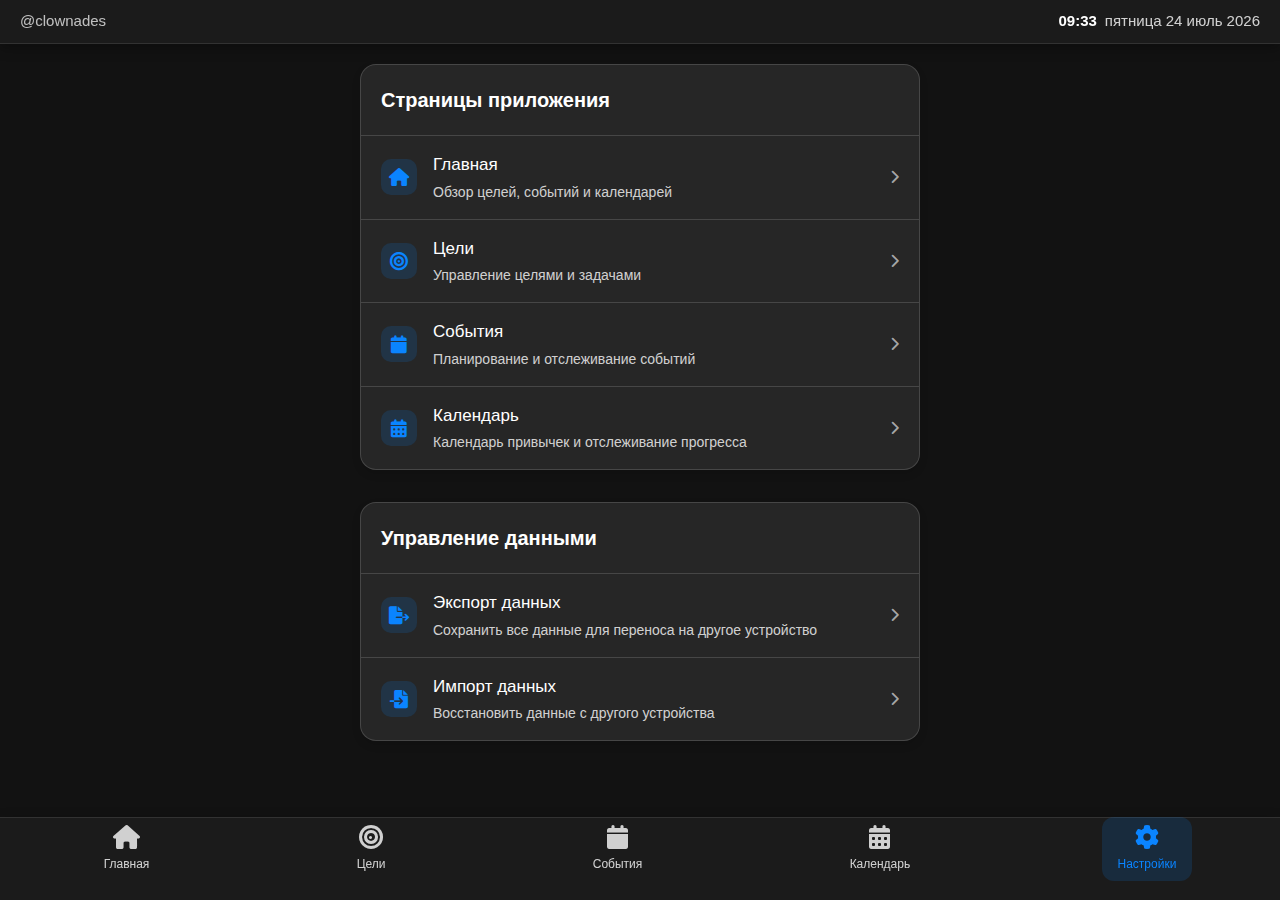
<file: pages/settings.html>
<!DOCTYPE html>
<html lang="ru">
<head>
    <meta charset="UTF-8">
    <meta name="viewport" content="width=device-width, initial-scale=1.0">
    <title>TrackerPro - Настройки</title>
    <link rel="stylesheet" href="../styles/main.css">
    <link rel="stylesheet" href="../styles/settings.css">
    <link rel="stylesheet" href="../styles/statusbarpro.css">
    <link rel="stylesheet" href="https://cdnjs.cloudflare.com/ajax/libs/font-awesome/6.0.0/css/all.min.css">
</head>
<body>
    <div class="status-bar-pro">
        <a href="https://t.me/clownades" class="brand-link">@clownades</a>
        <div class="datetime-pro">
            <span class="time"></span>
            <span class="date"></span>
        </div>
    </div>

    <div class="settings-container">
        <div class="settings-group">
            <h2 class="settings-group-title">Страницы приложения</h2>
            <div class="settings-list">
                <a href="../index.html" class="settings-item">
                    <div class="settings-item-icon">
                        <i class="fas fa-home"></i>
                    </div>
                    <div class="settings-item-content">
                        <div class="settings-item-title">Главная</div>
                        <div class="settings-item-description">Обзор целей, событий и календарей</div>
                    </div>
                    <div class="settings-item-arrow">
                        <i class="fas fa-chevron-right"></i>
                    </div>
                </a>
                <a href="goals.html" class="settings-item">
                    <div class="settings-item-icon">
                        <i class="fas fa-bullseye"></i>
                    </div>
                    <div class="settings-item-content">
                        <div class="settings-item-title">Цели</div>
                        <div class="settings-item-description">Управление целями и задачами</div>
                    </div>
                    <div class="settings-item-arrow">
                        <i class="fas fa-chevron-right"></i>
                    </div>
                </a>
                <a href="events.html" class="settings-item">
                    <div class="settings-item-icon">
                        <i class="fas fa-calendar"></i>
                    </div>
                    <div class="settings-item-content">
                        <div class="settings-item-title">События</div>
                        <div class="settings-item-description">Планирование и отслеживание событий</div>
                    </div>
                    <div class="settings-item-arrow">
                        <i class="fas fa-chevron-right"></i>
                    </div>
                </a>
                <a href="calendarius.html" class="settings-item">
                    <div class="settings-item-icon">
                        <i class="fas fa-calendar-alt"></i>
                    </div>
                    <div class="settings-item-content">
                        <div class="settings-item-title">Календарь</div>
                        <div class="settings-item-description">Календарь привычек и отслеживание прогресса</div>
                    </div>
                    <div class="settings-item-arrow">
                        <i class="fas fa-chevron-right"></i>
                    </div>
                </a>
            </div>
        </div>
        <div class="settings-group">
            <h2 class="settings-group-title">Управление данными</h2>
            <div class="settings-list">
                <div class="settings-item" id="exportButton">
                    <div class="settings-item-icon">
                        <i class="fas fa-file-export"></i>
                    </div>
                    <div class="settings-item-content">
                        <div class="settings-item-title">Экспорт данных</div>
                        <div class="settings-item-description">Сохранить все данные для переноса на другое устройство</div>
                    </div>
                    <div class="settings-item-arrow">
                        <i class="fas fa-chevron-right"></i>
                    </div>
                </div>
                <div class="settings-item" id="importButton">
                    <div class="settings-item-icon">
                        <i class="fas fa-file-import"></i>
                    </div>
                    <div class="settings-item-content">
                        <div class="settings-item-title">Импорт данных</div>
                        <div class="settings-item-description">Восстановить данные с другого устройства</div>
                    </div>
                    <div class="settings-item-arrow">
                        <i class="fas fa-chevron-right"></i>
                    </div>
                </div>
            </div>
        </div>
    </div>

    <!-- Модальное окно для экспорта -->
    <div class="modal" id="exportModal">
        <div class="modal-content">
            <h2>Экспорт данных</h2>
            <p class="modal-description">Скопируйте этот текст и сохраните его в надежном месте:</p>
            <div class="export-container">
                <textarea id="exportData" readonly></textarea>
                <button class="copy-button" id="copyExportData">
                    <i class="fas fa-copy"></i> Копировать
                </button>
            </div>
            <div class="modal-buttons">
                <button class="cancel-button" id="closeExportModal">Закрыть</button>
            </div>
        </div>
    </div>

    <!-- Модальное окно для импорта -->
    <div class="modal" id="importModal">
        <div class="modal-content">
            <h2>Импорт данных</h2>
            <p class="modal-description">Вставьте сохраненный ранее текст:</p>
            <div class="import-container">
                <textarea id="importData" placeholder="Вставьте данные здесь"></textarea>
            </div>
            <div class="modal-buttons">
                <button class="cancel-button" id="closeImportModal">Отмена</button>
                <button class="save-button" id="confirmImport">Импортировать</button>
            </div>
        </div>
    </div>

    <nav class="nav-bar">
        <a href="../index.html" class="nav-item">
            <i class="fas fa-home"></i>
            <span>Главная</span>
        </a>
        <a href="goals.html" class="nav-item">
            <i class="fas fa-bullseye"></i>
            <span>Цели</span>
        </a>
        <a href="events.html" class="nav-item">
            <i class="fas fa-calendar"></i>
            <span>События</span>
        </a>
        <a href="calendarius.html" class="nav-item">
            <i class="fas fa-calendar-alt"></i>
            <span>Календарь</span>
        </a>
        <a href="settings.html" class="nav-item active">
            <i class="fas fa-cog"></i>
            <span>Настройки</span>
        </a>
    </nav>

    <script src="../js/common.js"></script>
    <script src="../js/Settings.js"></script>
</body>
</html>
</file>
<file: styles/main.css>
* {
    margin: 0;
    padding: 0;
    box-sizing: border-box;
    -webkit-tap-highlight-color: transparent;
}

:root {
    /* Base variables */
    --status-bar-height: 44px;
    --nav-bar-height: 83px;
    
    /* Common shadows */
    --shadow-sm: 0 2px 4px rgba(0, 0, 0, 0.08);
    --shadow-md: 0 4px 8px rgba(0, 0, 0, 0.12);
    --shadow-lg: 0 8px 16px rgba(0, 0, 0, 0.16);
    --shadow-xl: 0 12px 24px rgba(0, 0, 0, 0.2);
    
    /* Common transitions */
    --transition-fast: 0.2s ease;
    --transition-normal: 0.3s ease;
    --transition-slow: 0.4s ease;

    /* Основные цвета */
    --background-primary: #121212;
    --background-secondary: #1E1E1E;
    --background-tertiary: #2D2D2D;
    --card-background: #262626;
    
    /* Текст */
    --text-primary: #FFFFFF;
    --text-secondary: rgba(255, 255, 255, 0.8);
    --text-tertiary: rgba(255, 255, 255, 0.6);
    
    /* Акценты */
    --accent-color: #0A84FF;
    --accent-color-light: rgba(10, 132, 255, 0.15);
    --accent-color-dark: #0066CC;
    
    /* Статусы */
    --success-color: #32D74B;
    --warning-color: #FF9F0A;
    --error-color: #FF453A;
    
    /* Интерактивные состояния */
    --hover-color: rgba(255, 255, 255, 0.08);
    --active-color: rgba(255, 255, 255, 0.12);
    --border-color: rgba(255, 255, 255, 0.15);
    
    /* Тени */
    --shadow-color: rgba(0, 0, 0, 0.5);
    --card-shadow: 0 4px 12px rgba(0, 0, 0, 0.3);
    --modal-shadow: 0 12px 28px rgba(0, 0, 0, 0.4);
    
    /* Специальные эффекты */
    --glass-background: rgba(30, 30, 30, 0.8);
    --glass-border: rgba(255, 255, 255, 0.1);
    --glass-shadow: 0 4px 12px rgba(0, 0, 0, 0.3);
    
    /* Статус бар и навигация */
    --status-bar-bg: rgba(18, 18, 18, 0.85);
    --nav-bar-bg: rgba(18, 18, 18, 0.85);

    /* iOS specific */
    --ios-blue: #0A84FF;
    --ios-gray: #98989D;
    --ios-background: #000000;
    --text-color: #FFFFFF;
}

body {
    font-family: -apple-system, BlinkMacSystemFont, 'Segoe UI', Roboto, Helvetica, Arial, sans-serif;
    background-color: var(--background-primary);
    color: var(--text-primary);
    min-height: 100vh;
    line-height: 1.5;
    transition: background-color var(--transition-normal), color var(--transition-normal);
}

#app {
    display: flex;
    flex-direction: column;
    min-height: 100vh;
}

/* Нижняя навигация */
.nav-bar {
    position: fixed;
    bottom: 0;
    left: 0;
    right: 0;
    height: var(--nav-bar-height);
    background: var(--glass-background);
    backdrop-filter: blur(12px);
    -webkit-backdrop-filter: blur(12px);
    z-index: 1000;
    display: flex;
    justify-content: space-around;
    align-items: center;
    border-top: 1px solid var(--glass-border);
    padding-bottom: 20px;
    box-shadow: var(--glass-shadow);
}

.nav-item {
    display: flex;
    flex-direction: column;
    align-items: center;
    text-decoration: none;
    color: var(--text-secondary);
    gap: 4px;
    padding: 8px 16px;
    border-radius: 12px;
    transition: all var(--transition-fast);
}

.nav-item.active {
    color: var(--accent-color);
    background: var(--accent-color-light);
}

.nav-item:active {
    transform: scale(0.95);
    background: var(--active-color);
}

.nav-item i {
    font-size: 24px;
    margin-bottom: 2px;
}

.nav-item span {
    font-size: 12px;
}

/* Основной контент */
#main-content {
    flex: 1;
    padding: calc(var(--status-bar-height) + 20px) 20px calc(var(--nav-bar-height) + 20px) 20px;
    overflow-y: auto;
}

/* Экран приветствия */
.welcome-screen {
    max-width: 1200px;
    margin: 0 auto;
}

.welcome-screen h1 {
    font-size: 32px;
    margin-bottom: 40px;
    text-align: center;
}

/* Карточки статистики */
.quick-stats {
    display: grid;
    grid-template-columns: repeat(auto-fit, minmax(250px, 1fr));
    gap: 20px;
    margin-top: 40px;
}

.stat-card {
    background: var(--card-background);
    padding: 24px;
    border-radius: 16px;
    text-align: center;
    transition: transform 0.2s ease;
}

.stat-card:hover {
    transform: translateY(-5px);
}

.stat-card i {
    font-size: 32px;
    color: var(--accent-color);
    margin-bottom: 16px;
}

.stat-card h3 {
    color: var(--text-secondary);
    font-size: 16px;
    margin-bottom: 8px;
}

.stat-number {
    font-size: 28px;
    font-weight: 600;
}

/* Адаптивный дизайн */
@media (max-width: 1200px) {
    :root {
        --side-panel-width: 200px;
    }
}

@media (max-width: 768px) {
    #app {
        grid-template-columns: 1fr;
    }
    
    .side-panel {
        display: none;
    }
    
    #main-content {
        margin: 0;
        padding: 20px;
    }
}

/* Page Transitions */
.page {
    position: absolute;
    width: 100%;
    height: 100%;
    transition: transform 0.3s ease-out;
    padding: 0 16px;
}

.page-enter {
    transform: translateX(100%);
}

.page-enter-active {
    transform: translateX(0);
}

.page-exit {
    transform: translateX(0);
}

.page-exit-active {
    transform: translateX(-100%);
}

/* iOS-style button */
.ios-button {
    background: var(--ios-blue);
    color: var(--text-color);
    border: none;
    border-radius: 8px;
    padding: 12px 20px;
    font-size: 16px;
    font-weight: 500;
    cursor: pointer;
    transition: opacity 0.2s ease;
}

.ios-button:active {
    opacity: 0.7;
}

/* Унифицированные стили для кнопок */
.button,
.edit-button,
.add-button,
.save-button,
.cancel-button,
.start-button,
.delete-button,
.calendar-delete-btn,
.event-delete-btn,
.goal-delete-btn,
.todo-delete-btn {
    border: none;
    border-radius: 12px;
    padding: 12px 20px;
    font-size: 16px;
    font-weight: 500;
    cursor: pointer;
    transition: all var(--transition-fast);
    background: none;
    display: flex;
    align-items: center;
    justify-content: center;
    gap: 8px;
}

/* Основные действия (сохранить, создать, начать) */
.save-button,
.start-button {
    background: var(--accent-color);
    color: white;
    padding: 14px 24px;
}

.save-button:active,
.start-button:active {
    background: var(--accent-color-dark);
    transform: scale(0.98);
}

/* Отмена и второстепенные действия */
.cancel-button {
    background: var(--background-primary);
    color: var(--text-primary);
    border: 1px solid var(--border-color);
}

.cancel-button:active {
    background: var(--background-tertiary);
    transform: scale(0.98);
}

/* Кнопки в шапке (изменить, добавить) */
.edit-button,
.add-button {
    color: var(--accent-color);
    padding: 8px 16px;
}

.edit-button {
    font-size: 17px;
}

.add-button {
    font-size: 24px;
    width: 44px;
    height: 44px;
    padding: 0;
}

.edit-button:active,
.add-button:active {
    opacity: 0.7;
    transform: scale(0.95);
}

/* Кнопки удаления */
.delete-button,
.calendar-delete-btn,
.event-delete-btn,
.goal-delete-btn,
.todo-delete-btn {
    color: var(--error-color);
    padding: 8px;
    opacity: 0.8;
}

.delete-button:active,
.calendar-delete-btn:active,
.event-delete-btn:active,
.goal-delete-btn:active,
.todo-delete-btn:active {
    opacity: 1;
    transform: scale(0.95);
}

/* Иконки в кнопках */
.button i,
.edit-button i,
.add-button i,
.save-button i,
.cancel-button i,
.start-button i,
.delete-button i,
.calendar-delete-btn i,
.event-delete-btn i,
.goal-delete-btn i,
.todo-delete-btn i {
    font-size: 1.1em;
}

/* Отключенное состояние */
.button:disabled,
.edit-button:disabled,
.add-button:disabled,
.save-button:disabled,
.cancel-button:disabled,
.start-button:disabled {
    opacity: 0.5;
    cursor: not-allowed;
}

/* Модальные окна */
.modal {
    position: fixed;
    top: 0;
    left: 0;
    right: 0;
    bottom: 0;
    background: rgba(0, 0, 0, 0.5);
    backdrop-filter: blur(8px);
    -webkit-backdrop-filter: blur(8px);
    display: none;
    align-items: center;
    justify-content: center;
    z-index: 2000;
}

.modal.active {
    display: flex;
}

.modal-content {
    background: var(--background-secondary);
    border-radius: 20px;
    padding: 24px;
    width: 90%;
    max-width: 400px;
    box-shadow: var(--modal-shadow);
    border: 1px solid var(--border-color);
}

.modal-content h2 {
    font-size: 20px;
    margin-bottom: 24px;
    text-align: center;
    color: var(--text-primary);
}

.modal-buttons {
    display: flex;
    gap: 12px;
    margin-top: 24px;
}

.modal-buttons button {
    flex: 1;
}

/* Поля ввода */
input[type="text"],
input[type="number"],
input[type="datetime-local"],
select,
textarea {
    width: 100%;
    background: var(--background-primary);
    border: 1px solid var(--border-color);
    border-radius: 12px;
    padding: 12px 16px;
    font-size: 16px;
    color: var(--text-primary);
    transition: border-color var(--transition-fast);
}

input[type="text"]:focus,
input[type="number"]:focus,
input[type="datetime-local"]:focus,
select:focus,
textarea:focus {
    outline: none;
    border-color: var(--accent-color);
}

/* Form groups */
.form-group {
    margin-bottom: 20px;
}

.form-group label {
    display: block;
    margin-bottom: 8px;
    color: var(--text-secondary);
    font-size: 14px;
}

/* Унифицированные стили для карточек */
.card {
    background: var(--card-background);
    border-radius: 16px;
    padding: 20px;
    margin-bottom: 16px;
    box-shadow: var(--card-shadow);
    transition: transform var(--transition-fast), box-shadow var(--transition-fast);
    border: 1px solid var(--border-color);
}

.card:active {
    transform: scale(0.98);
    box-shadow: var(--shadow-sm);
}

/* Пустые состояния */
.empty-state {
    display: flex;
    flex-direction: column;
    align-items: center;
    justify-content: center;
    padding: 40px 20px;
    background: var(--background-secondary);
    border-radius: 16px;
    box-shadow: var(--card-shadow);
    border: 1px solid var(--border-color);
}

.empty-state-icon {
    font-size: 48px;
    color: var(--text-tertiary);
    margin-bottom: 16px;
}

.empty-state-text {
    color: var(--text-secondary);
    font-size: 17px;
    text-align: center;
}

/* Заголовки */
h1, h2, h3, h4, h5, h6 {
    color: var(--text-primary);
    font-weight: 600;
    margin-bottom: 0.5em;
}

/* Текст */
p {
    color: var(--text-secondary);
    margin-bottom: 1em;
}

/* Кнопки */
.button {
    background: var(--accent-color);
    color: white;
    border: none;
    border-radius: 12px;
    padding: 12px 20px;
    font-size: 16px;
    font-weight: 500;
    cursor: pointer;
    transition: all var(--transition-fast);
    box-shadow: var(--shadow-md);
}

.button:active {
    transform: scale(0.96);
    box-shadow: var(--shadow-sm);
    background: var(--accent-color-dark);
}

.button.secondary {
    background: var(--background-tertiary);
    color: var(--text-primary);
    border: 1px solid var(--border-color);
}

/* Шапка страницы */
.page-header {
    display: flex;
    justify-content: space-between;
    align-items: center;
    position: sticky;
    top: var(--status-bar-height);
    z-index: 100;
    padding: 16px 20px;
    margin: 0 -20px;
    margin-bottom: 24px;
    background: var(--background-primary);
    backdrop-filter: blur(10px);
    -webkit-backdrop-filter: blur(10px);
    box-shadow: var(--shadow-sm);
}

/* Позиционирование кнопок в шапке */
.page-header .edit-button {
    position: absolute;
    left: 20px;
}

.page-header .add-button {
    position: absolute;
    right: 20px;
}
</file>
<file: styles/settings.css>
/* Settings Page Styles */
.settings-container {
    padding: calc(var(--status-bar-height) + 20px) 20px calc(var(--nav-bar-height) + 20px);
    max-width: 600px;
    margin: 0 auto;
}

.settings-group {
    background: var(--card-background);
    border-radius: 16px;
    overflow: hidden;
    margin-bottom: 32px;
    box-shadow: var(--shadow-md);
    border: 1px solid var(--border-color);
}

.settings-group-title {
    font-size: 20px;
    font-weight: 600;
    color: var(--text-primary);
    padding: 20px;
    margin: 0;
    border-bottom: 1px solid var(--border-color);
}

.settings-list {
    display: flex;
    flex-direction: column;
}

.settings-item {
    display: flex;
    align-items: center;
    padding: 16px 20px;
    text-decoration: none;
    color: var(--text-primary);
    transition: background-color var(--transition-fast);
    position: relative;
}

.settings-item:not(:last-child) {
    border-bottom: 1px solid var(--border-color);
}

.settings-item:active {
    background-color: var(--active-color);
}

.settings-item-icon {
    width: 36px;
    height: 36px;
    border-radius: 10px;
    background: var(--accent-color-light);
    display: flex;
    align-items: center;
    justify-content: center;
    margin-right: 16px;
    flex-shrink: 0;
}

.settings-item-icon i {
    font-size: 18px;
    color: var(--accent-color);
}

.settings-item-content {
    flex: 1;
}

.settings-item-title {
    font-size: 17px;
    font-weight: 500;
    color: var(--text-primary);
    margin-bottom: 4px;
}

.settings-item-description {
    font-size: 14px;
    color: var(--text-secondary);
}

.settings-item-arrow {
    color: var(--text-tertiary);
    margin-left: 16px;
    flex-shrink: 0;
}

.settings-item-arrow i {
    font-size: 14px;
}

/* Toggle Switch */
.switch {
    position: relative;
    display: inline-block;
    width: 51px;
    height: 31px;
    margin-left: 16px;
}

.switch input {
    opacity: 0;
    width: 0;
    height: 0;
}

.slider {
    position: absolute;
    cursor: pointer;
    top: 0;
    left: 0;
    right: 0;
    bottom: 0;
    background-color: var(--background-tertiary);
    transition: .4s;
    border: 1px solid var(--border-color);
}

.slider:before {
    position: absolute;
    content: "";
    height: 27px;
    width: 27px;
    left: 2px;
    bottom: 1px;
    background-color: var(--background-secondary);
    transition: .4s;
    box-shadow: 0 2px 4px var(--shadow-color);
}

input:checked + .slider {
    background-color: var(--accent-color);
    border-color: var(--accent-color);
}

input:checked + .slider:before {
    transform: translateX(20px);
    background-color: white;
}

.slider.round {
    border-radius: 34px;
}

.slider.round:before {
    border-radius: 50%;
}

@media (max-width: 380px) {
    .settings-container {
        padding: 16px;
    }

    .settings-group {
        padding: 16px;
    }

    .settings-item {
        padding: 12px;
    }
}

/* Модальные окна */
.modal {
    position: fixed;
    top: 0;
    left: 0;
    right: 0;
    bottom: 0;
    background: rgba(0, 0, 0, 0.5);
    backdrop-filter: blur(5px);
    -webkit-backdrop-filter: blur(5px);
    display: none;
    align-items: center;
    justify-content: center;
    z-index: 2000;
}

.modal.active {
    display: flex;
}

.modal-content {
    background: var(--background-secondary);
    border-radius: 16px;
    padding: 24px;
    width: 90%;
    max-width: 500px;
}

.modal-content h2 {
    font-size: 20px;
    margin-bottom: 16px;
    color: var(--text-primary);
}

.modal-description {
    color: var(--text-secondary);
    margin-bottom: 16px;
    font-size: 14px;
}

.export-container,
.import-container {
    margin-bottom: 20px;
}

textarea {
    width: 100%;
    height: 200px;
    background: var(--background-primary);
    border: 1px solid var(--border-color);
    border-radius: 8px;
    padding: 12px;
    font-size: 14px;
    color: var(--text-primary);
    resize: none;
    margin-bottom: 12px;
    font-family: monospace;
}

textarea:focus {
    outline: none;
    border-color: var(--accent-color);
}

.copy-button {
    background: var(--background-primary);
    border: 1px solid var(--border-color);
    border-radius: 8px;
    padding: 8px 16px;
    color: var(--text-primary);
    font-size: 14px;
    cursor: pointer;
    display: flex;
    align-items: center;
    gap: 8px;
}

.copy-button:active {
    opacity: 0.8;
}

.modal-buttons {
    display: flex;
    gap: 12px;
}

.modal-buttons button {
    flex: 1;
    padding: 12px;
    border-radius: 8px;
    font-size: 16px;
    font-weight: 500;
    cursor: pointer;
}

.cancel-button {
    background: var(--background-primary);
    border: 1px solid var(--border-color);
    color: var(--text-primary);
}

.save-button {
    background: var(--accent-color);
    border: none;
    color: white;
}

.modal-buttons button:active {
    opacity: 0.8;
}
</file>
<file: styles/statusbarpro.css>
.status-bar-pro {
    position: fixed;
    top: 0;
    left: 0;
    right: 0;
    height: var(--status-bar-height);
    background: var(--glass-background);
    backdrop-filter: blur(12px);
    -webkit-backdrop-filter: blur(12px);
    z-index: 1000;
    display: flex;
    justify-content: space-between;
    align-items: center;
    padding: 0 20px;
    border-bottom: 1px solid var(--glass-border);
    box-shadow: var(--glass-shadow);
}

.brand-link {
    color: var(--text-secondary);
    text-decoration: none;
    font-size: 15px;
    font-weight: 500;
    opacity: 0.9;
    transition: opacity var(--transition-fast);
}

.brand-link:active {
    opacity: 0.7;
}

.datetime-pro {
    display: flex;
    align-items: center;
    gap: 8px;
    font-size: 15px;
    color: var(--text-primary);
}

.datetime-pro .time {
    font-weight: 600;
}

.datetime-pro .date {
    color: var(--text-secondary);
}
</file>
